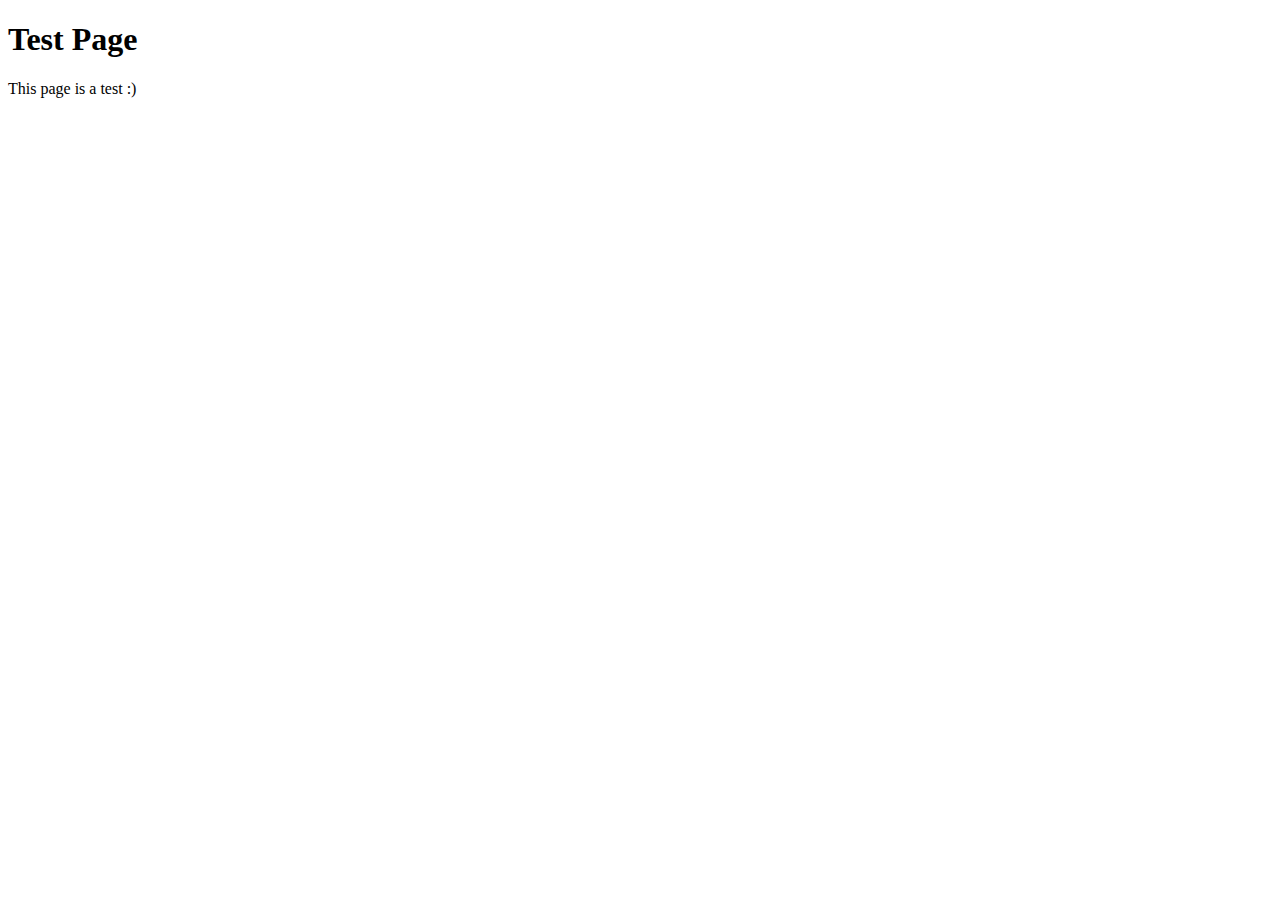
<file: example/index.html>
<!DOCTYPE html>
<html lang="en">
<head>
    <meta charset="UTF-8">
    <meta http-equiv="X-UA-Compatible" content="IE=edge">
    <meta name="viewport" content="width=device-width, initial-scale=1.0">
    <title>Document</title>
</head>
<body>
    <h1>Test Page</h1>
    <p>This page is a test :)</p>
</body>
</html>
</file>
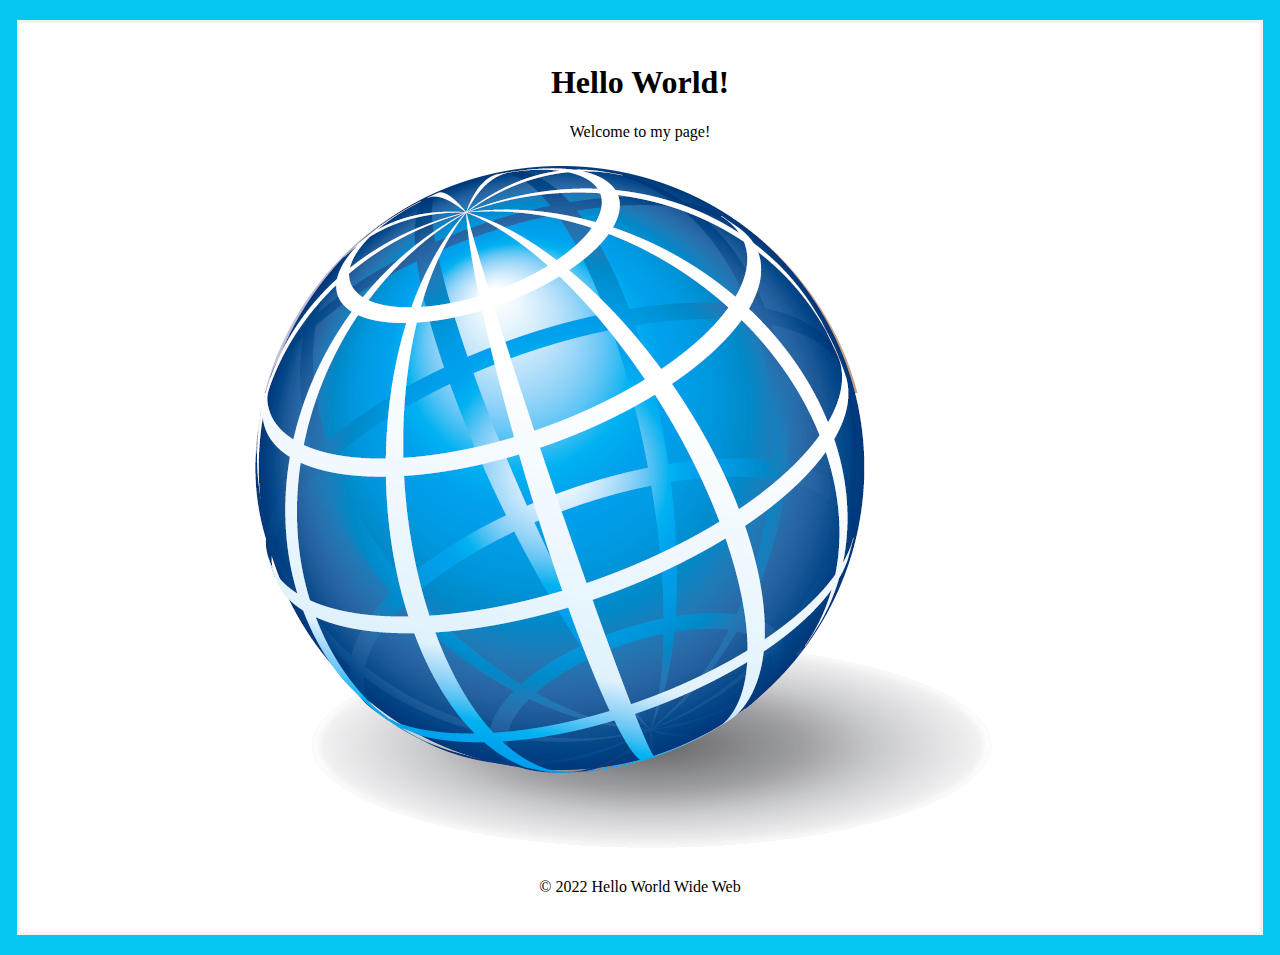
<file: project1/index.html>
<!DOCTYPE html>
<html lang="en">
    <head>
        <title>Hello World!</title>
        <meta charset="utf-8">
        <style>
            html{
                background-color: #05C7F2;
            }
            body{
                width: 1200px;
                margin: 20px auto;
                padding: 20px;
                border: solid #F2F2F2;
                background-color: white;
                text-align: center;
            }
        </style>
    </head>

    <body>
        <h1>Hello World!</h1>
        <p>Welcome to my page!</p>
        <img src="images/1-2-globe-transparent.png" alt="Hello World">
        <p>&copy; 2022 Hello World Wide Web</p>
    </body>

</html>
</file>
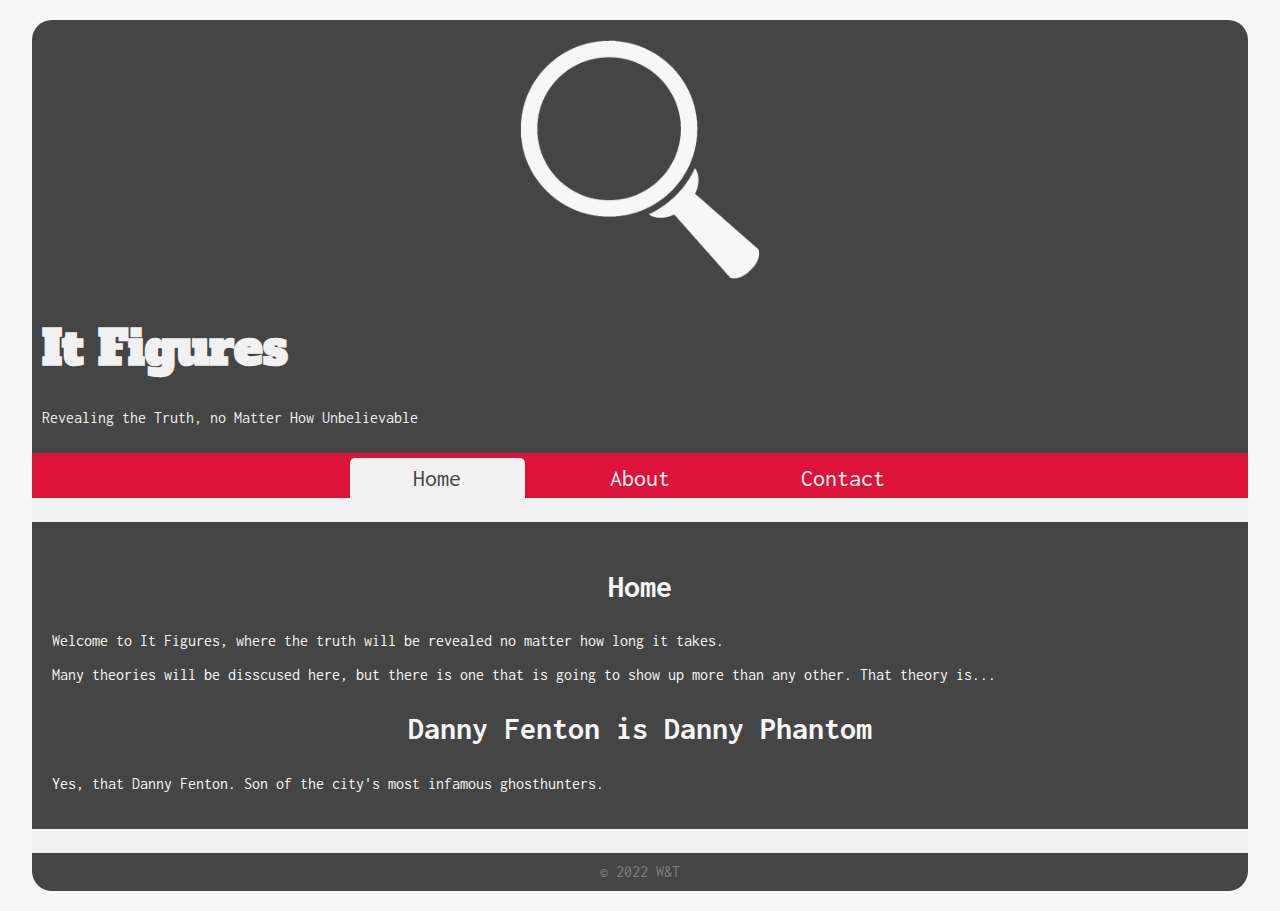
<file: project2/index.html>
<!DOCTYPE html>
<html lang="en">
<head>
    <meta charset="UTF-8">
    <title>It Figures - Home</title>
    <link rel="preconnect" href="https://fonts.googleapis.com">
    <link rel="preconnect" href="https://fonts.gstatic.com" crossorigin>
    <link href="https://fonts.googleapis.com/css2?family=Alfa+Slab+One&family=Inconsolata:wght@400;600&display=swap" rel="stylesheet"> 
    <link rel="stylesheet" href="css/normalize.css">
    <link rel="stylesheet" href="css/styles.css">
</head>
<body>
    <div id="container">
        <header>
            <img src="images/logo.svg" alt="Magnifing glass logo">
            <h1>It Figures</h1>
            <p>Revealing the Truth, no Matter How Unbelievable</p>
        </header>
        
        <nav>
            <a class=active href="index.html">Home</a>
            <a href="about.html">About</a>
            <a href="contact.html">Contact</a>
        </nav>
        <main>
            <h2>Home</h2>
            <p>Welcome to It Figures, where the truth will be revealed no matter how long it takes.</p>
            <p>Many theories will be disscused here, but there is one that is going to show up more than any other. That theory is...</p>
            <h2>Danny Fenton is Danny Phantom</h2>
            <p>Yes, that Danny Fenton. Son of the city's most infamous ghosthunters.</p>
        </main>
        <footer>&copy; 2022 W&T</footer>
    </div>
</body>
</html>
</file>
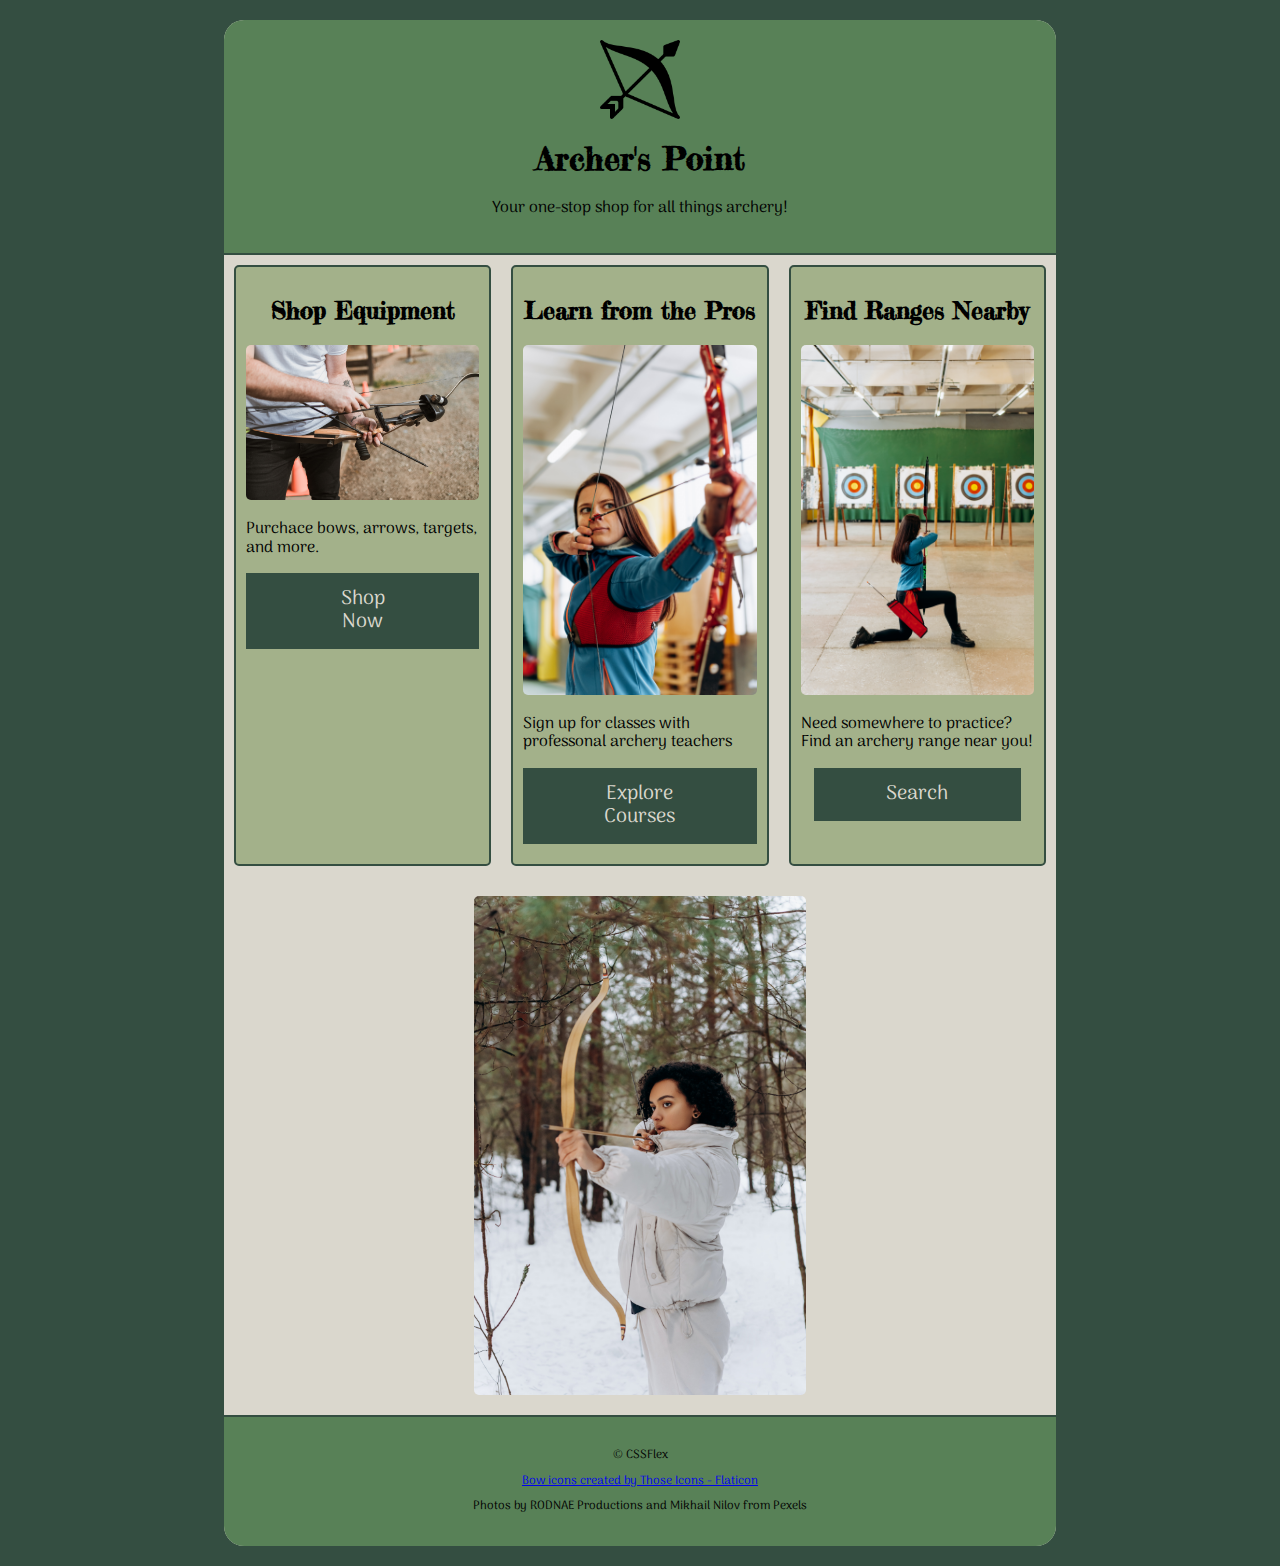
<file: project3/index.html>
<!DOCTYPE html>
<html lang="en">
<head>
    <meta charset="UTF-8">
    <meta http-equiv="X-UA-Compatible" content="IE=edge">
    <meta name="viewport" content="width=device-width, initial-scale=1.0">
    <title>CSS Flexbox</title>
    <link rel="preconnect" href="https://fonts.googleapis.com">
    <link rel="preconnect" href="https://fonts.gstatic.com" crossorigin>
    <link href="https://fonts.googleapis.com/css2?family=Arima+Madurai&family=Fredericka+the+Great&display=swap" rel="stylesheet"> 
    <link rel="stylesheet" href="css/normalize.css">
    <link rel="stylesheet" href="css/styles.css">
</head>
<body>
    <div id="container">
        <header>
            <img src="images/bow.png" alt="bow and arrow icon">
            <h1>Archer's Point</h1>
            <p>Your one-stop shop for all things archery!</p>
        </header>
        <main>
            <div id="flex">
                <div class=col>
                    <h2>Shop Equipment</h2>
                    <img src="images/man-holding-bow.jpg" alt="A Man Holding a Bow and Arrow">
                    <p>Purchace bows, arrows, targets, and more.</p>
                    <button class="button" type="button">Shop Now</button>
                </div>
                <div class=col>
                    <h2>Learn from the Pros</h2>
                    <img src="images/woman-with-bow.jpg" alt="Woman in Blue Top Holding a Bow">
                    <p>Sign up for classes with professonal archery teachers</p>
                    <button class="button" type="button">Explore Courses</button> 
                </div>
                <div class=col>
                    <h2>Find Ranges Nearby</h2>
                    <img src="images/aim-at-target.jpg" alt="Archer Aiming on a Target">
                    <p>Need somewhere to practice?Find an archery range near you!</p>
                    <button class="button" type="button">Search</button> 
                </div>
            </div>
            <img src="images/bow-in-snow.jpg" alt="Woman Holding a Bow in the Snow">
        </main>
        <footer>
            <p>&copy; CSSFlex</p>
            <p><a href="https://www.flaticon.com/free-icons/bow" title="bow icons">Bow icons created by Those Icons - Flaticon</a></p>
            <p>Photos by RODNAE Productions and Mikhail Nilov from Pexels</p>
        </footer>
    </div>
</body>
</html>
</file>
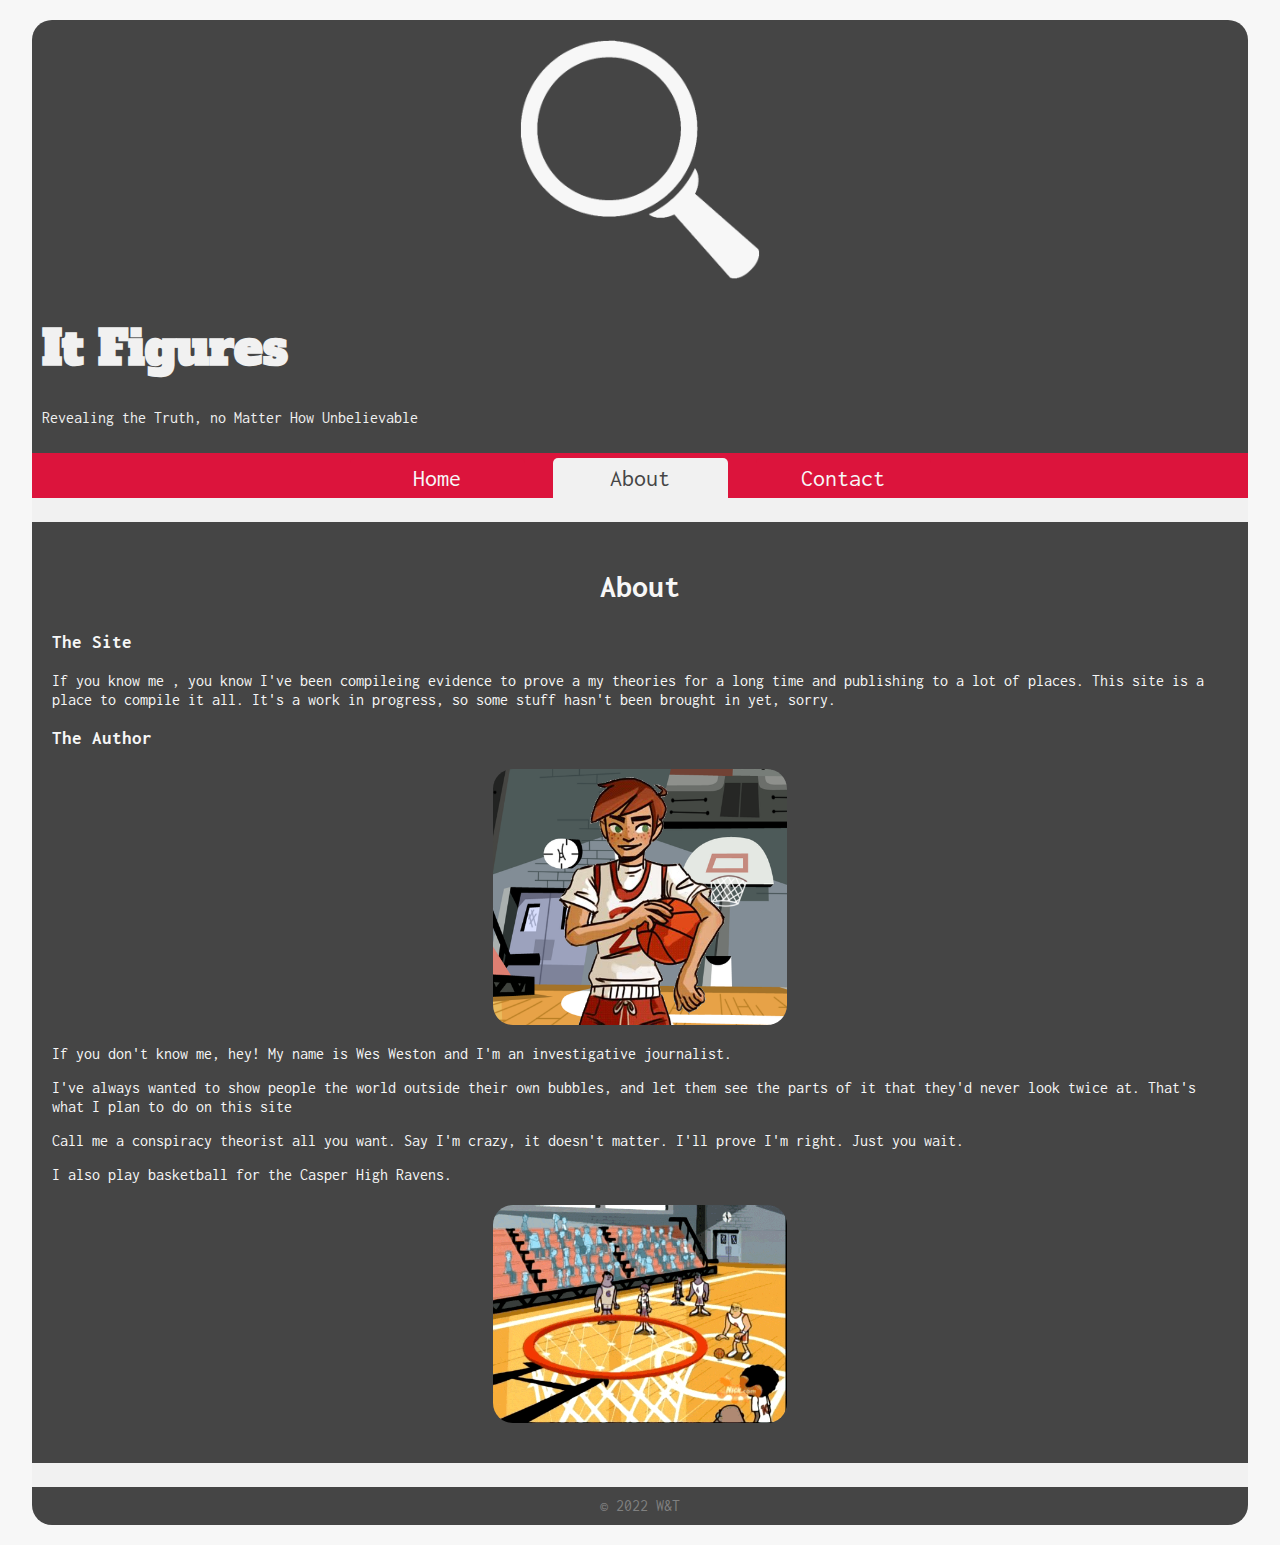
<file: project2/about.html>
<!DOCTYPE html>
<html lang="en">
<head>
    <meta charset="UTF-8">
    <title>It Figures - About</title>
    <link rel="preconnect" href="https://fonts.googleapis.com">
    <link rel="preconnect" href="https://fonts.gstatic.com" crossorigin>
    <link href="https://fonts.googleapis.com/css2?family=Alfa+Slab+One&family=Inconsolata:wght@400;600&display=swap" rel="stylesheet"> 
    <link rel="stylesheet" href="css/normalize.css">
    <link rel="stylesheet" href="css/styles.css">
</head>
<body>
    <div id="container">
        <header>
            <img src="images/logo.svg" alt="Magnifing glass logo">
            <h1>It Figures</h1>
            <p>Revealing the Truth, no Matter How Unbelievable</p>
        </header>
        
        <nav>
            <a href="index.html">Home</a>
            <a class=active href="about.html">About</a>
            <a href="contact.html">Contact</a>
        </nav>
        <main>
            <h2>About</h2>
            <h3>The Site</h3>
            <p>If you know me , you know I've been compileing evidence to prove a my theories for a long time and publishing to a lot of places. This site is a place to compile it all. It's a work in progress, so some stuff hasn't been brought in yet, sorry.</p>
            <h3>The Author</h3>
            <img src="images/wes-profile.png" alt="Image of the author, a red-headed teen holding a basketball and wearing a basketball uniform with the number 2 on it. He is standing in a school gym.">
            <p>If you don't know me, hey! My name is Wes Weston and I'm an investigative journalist.</p>
            <p>I've always wanted to show people the world outside their own bubbles, and let them see the parts of it that they'd never look twice at. That's what I plan to do on this site</p>
            <p>Call me a conspiracy theorist all you want. Say I'm crazy, it doesn't matter. I'll prove I'm right. Just you wait.</p>
            <p>I also play basketball for the Casper High Ravens.</p>
            <img src="images/basketballgame.webp" alt="Short clip from a Ravens' game">
        </main>
        <footer>&copy; 2022 W&T</footer>
    </div>
</body>
</html>
</file>
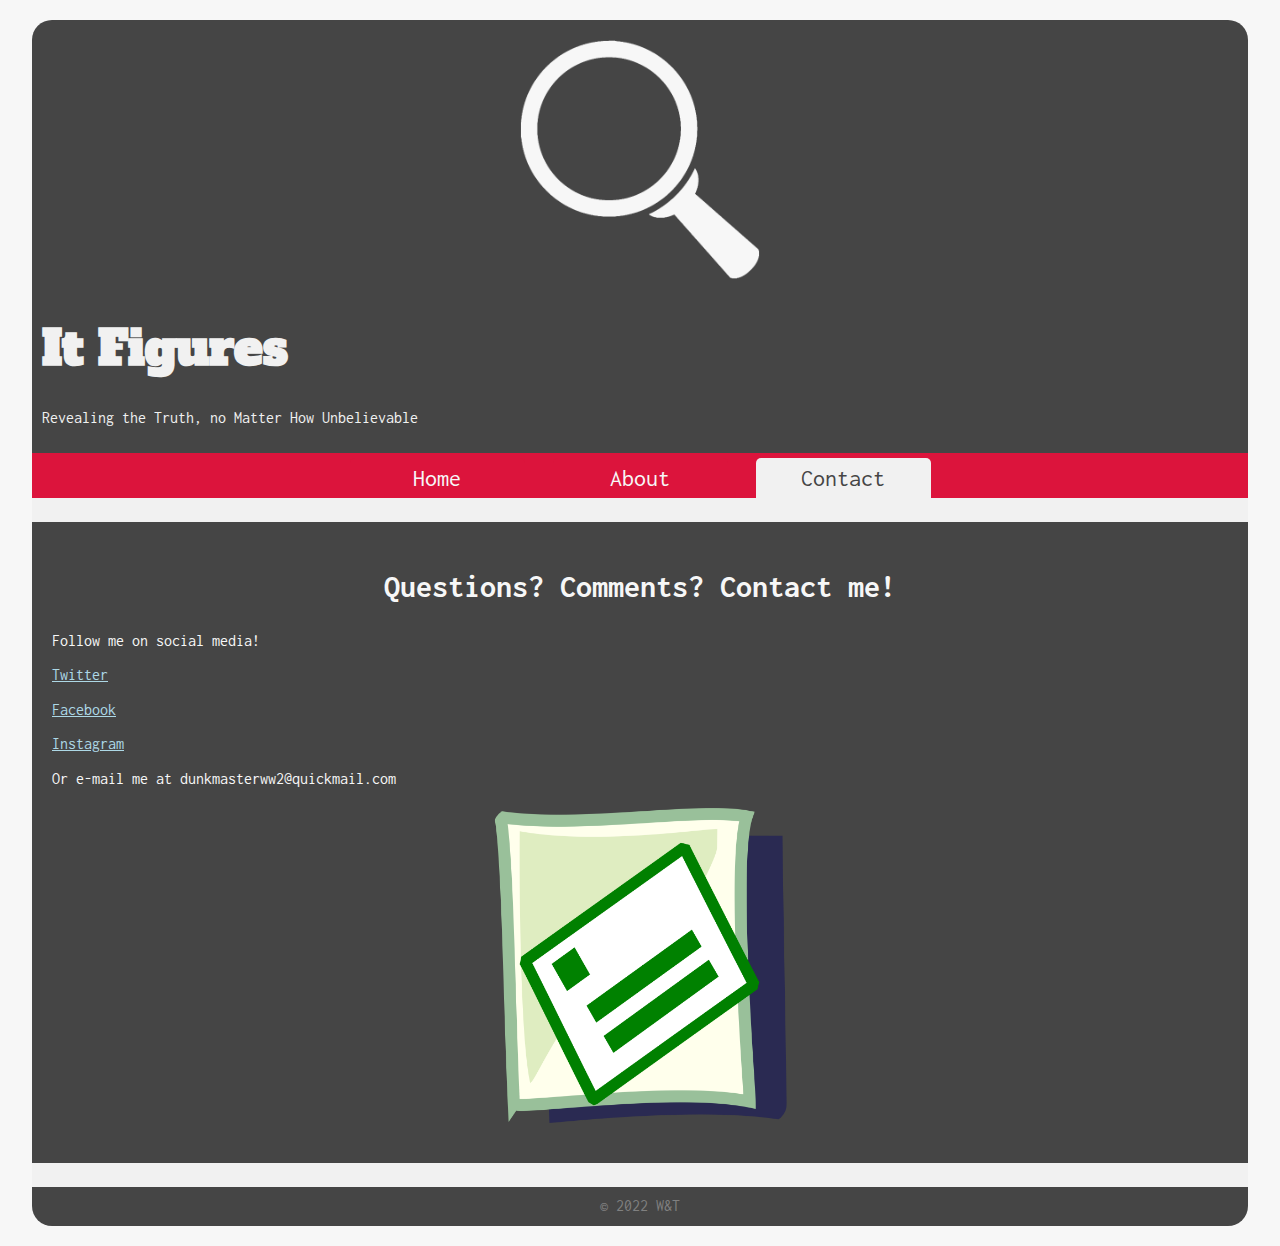
<file: project2/contact.html>
<!DOCTYPE html>
<html lang="en">
<head>
    <meta charset="UTF-8">
    <title>It Figures - Contact</title>
    <link rel="preconnect" href="https://fonts.googleapis.com">
    <link rel="preconnect" href="https://fonts.gstatic.com" crossorigin>
    <link href="https://fonts.googleapis.com/css2?family=Alfa+Slab+One&family=Inconsolata:wght@400;600&display=swap" rel="stylesheet"> 
    <link rel="stylesheet" href="css/normalize.css">
    <link rel="stylesheet" href="css/styles.css">
</head>
<body>
    <div id="container">
        <header>
            <img src="images/logo.svg" alt="Magnifing glass logo">
            <h1>It Figures</h1>
            <p>Revealing the Truth, no Matter How Unbelievable</p>
        </header>
        
        <nav>
            <a href="index.html">Home</a>
            <a href="about.html">About</a>
            <a class=active href="contact.html">Contact</a>
        </nav>
        <main>
            <h2>Questions? Comments? Contact me!</h2>
            <p>Follow me on social media!</p>
            <p><a href="https://twitter.com">Twitter</a></p>
            <p><a href="https://www.facebook.com">Facebook</a></p>
            <p><a href="https://www.instagram.com">Instagram</a></p>
            <p>Or e-mail me at dunkmasterww2@quickmail.com</p>
            <img src="images/message.png" alt="letter">
        </main>
        <footer>&copy; 2022 W&T</footer>
    </div>
</body>
</html>
</file>
<file: project2/css/styles.css>
body {
    background-color: #F7F7F7;
    font-family: 'Inconsolata', monospace;
}

#container {
    background-color: #F1F1F1;
    width: 95%;
    margin: 20px auto;
    padding: 0px;
    border-radius: 20px;
}

header {
    background-color: #454545;
    border-radius: 20px 20px 0 0;
    padding: 10px;
    color: #F1F1F1;
}

header img {
    display: block;
    width: 20%;
    margin: 0px auto;
    padding: 10px;
}

header h1 {
    color: #F1F1F1;
    font-family: 'Alfa Slab One', cursive;
    font-size: 3em;
}

nav {
    background-color: #DC143C;
    padding-top: 5px;
    text-align: center;
}

nav a {
    display: inline-block;
    background-color: #DC143C;
    height: 40px;
    width: 175px;
    font-size: 1.5em;
    line-height: 40px;
    color: #F7F7F7;
    text-decoration: none;
    border-radius: 5px 5px 0 0;
    margin: 0 10px;
}

nav a:hover {
    color: #454545;
    background-color: #F1F1F1;

}

main {
    background-color: #454545;
    margin: 20px auto;
    padding: 20px 20px;
    color: #F7F7F7;
    border-top: 4px solid #F1F1F1;
    border-bottom: 4px solid #F1F1F1;

}

main h2{
    text-align: center;
    font-size: 2em;
}

main img {
    display: block;
    width: 25%;
    margin: 20px auto;
    border-radius: 20px;
}

main a {
    color: lightblue
}

footer {
    background-color: #454545;
    border-radius: 0 0 20px 20px;
    text-align: center; 
    padding: 10px;
    font-size: 1em;
    color: gray;
}

.active {
    color: #454545;
    background-color: #F1F1F1;
}
</file>
<file: project3/css/styles.css>
img {
    display: block;
    max-width: 100%;
    margin: 0 auto;
}

body {
    background-color: #344E41;
    font-family: 'Arima Madurai', cursive;
}

/* mobile styles */

#container {
    background-color: #DAD7CD;
    width: 95%;
    margin: 20px auto;
    padding: 0px;
    border-radius: 20px;
}

header {
    padding: 20px;
    text-align: center;
    border-bottom: 2px solid #344E41;
    background-color: #588157;
    border-radius: 20px 20px 0 0;
}

header h1 {
    font-family: 'Fredericka the Great', cursive;
}

header img {
    display: block;
    width: 20%;
    border-radius: 0;
}

main h2 {
    text-align: center;
    font-family: 'Fredericka the Great', cursive;
}

main img {
    width: 40%;
    border-radius: 5px;
    margin: 20px auto;
}

.button {
    background-color: #344E41;
    padding: 15px 31%;
    color: #DAD7CD;
    text-align: center;
    text-decoration: none;
    display: block;
    font-size: 1.25em;
    border: #344E41;
    margin: 10px auto;
}

.col {
    border: 2px solid #344E41;
    margin: 10px;
    padding: 10px;
    border-radius: 5px;
    background-color: #A3B18A;
}

.col img {
    width: 100%;
    border-radius: 5px;
}

footer {
    padding: 20px 0;
    text-align: center;
    border-top: 2px solid #344E41;
    font-size: .75em;
    background-color: #588157;
    border-radius: 0 0 20px 20px;
}

/* tablet */

@media(min-width: 768px) {
    #container {
        width: 85%;
        margin: 20px auto;
    }

    .col {
        width: 65%;
        margin: 20px auto;
    }

    header img {
        width: 10%;
    }
}

/* Desktop */

@media(min-width: 1024px) {
    #container{
        border-radius: 20px;
        width: 65%;
    }

    #flex {
    display: flex;
    }

    .col {
        width: 40%;
        margin: 10px;
    }

    header img {
        width: 10%;
    }
}
</file>
